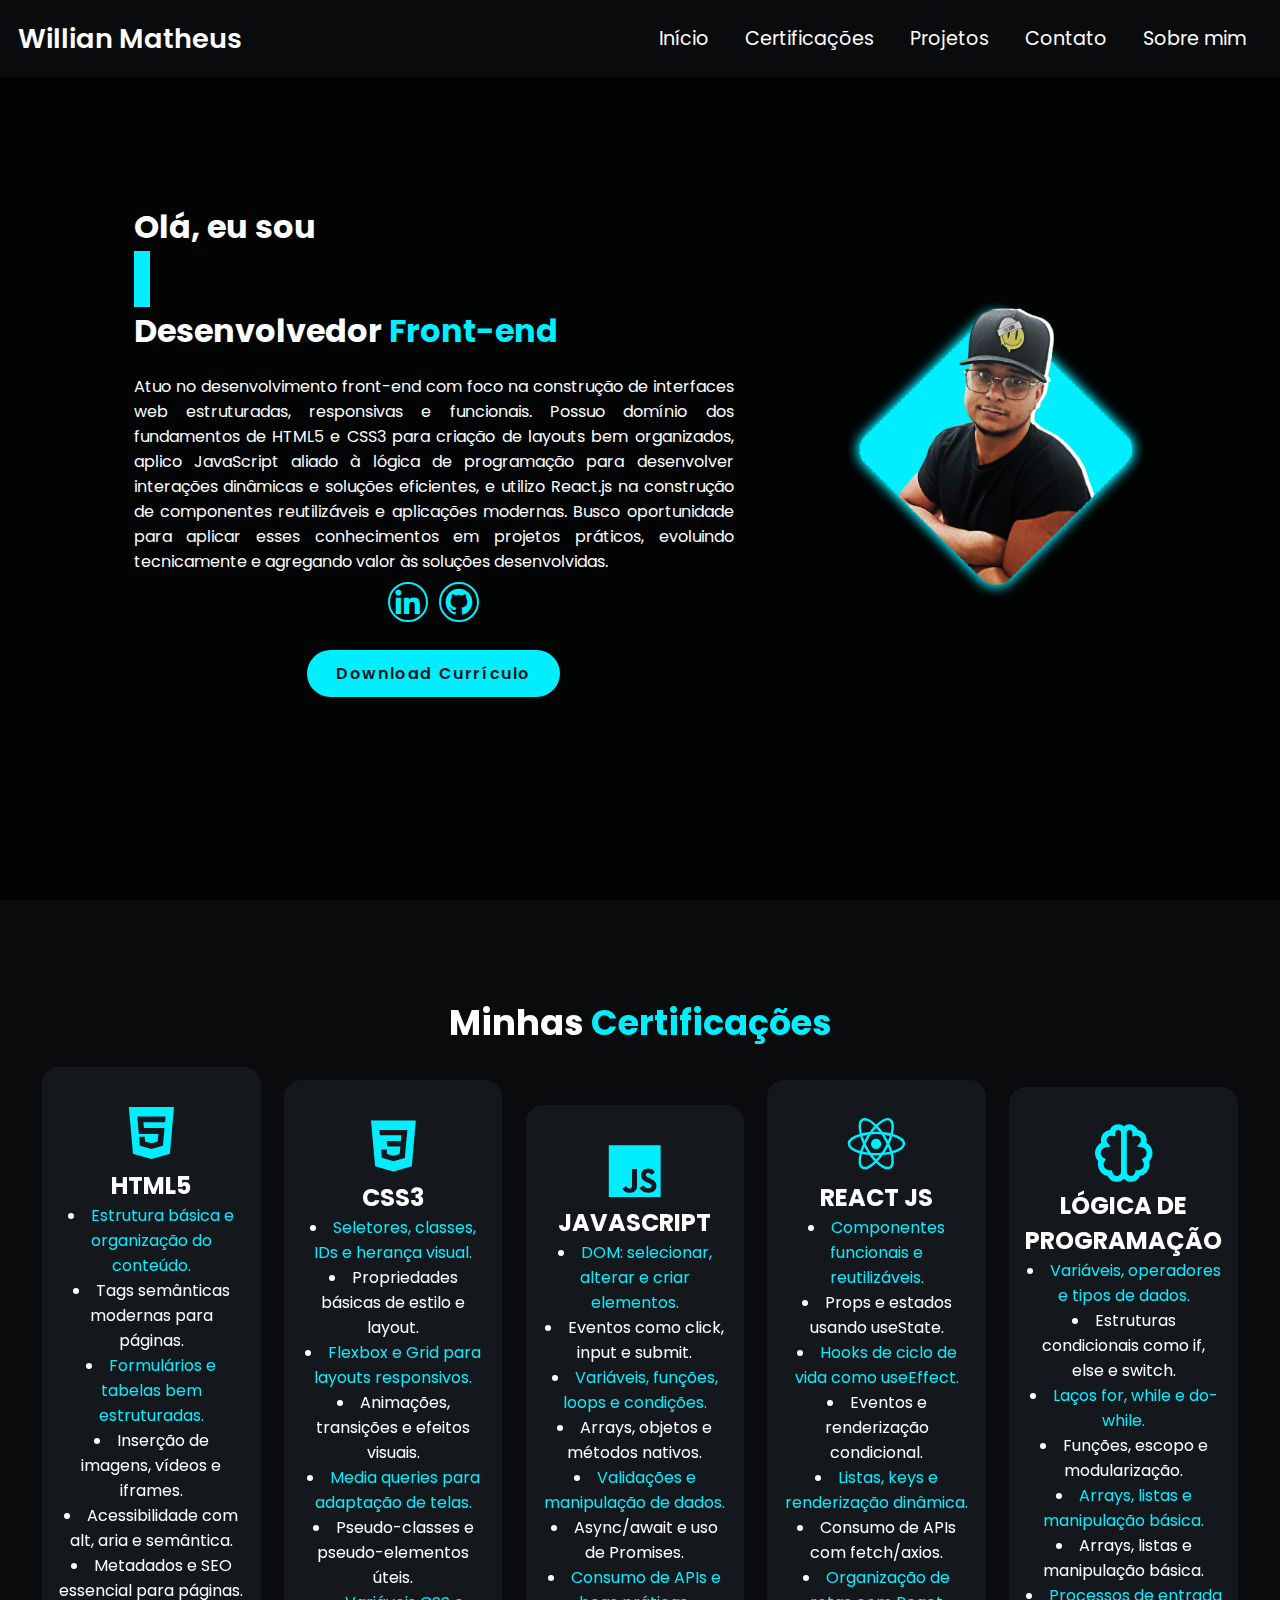
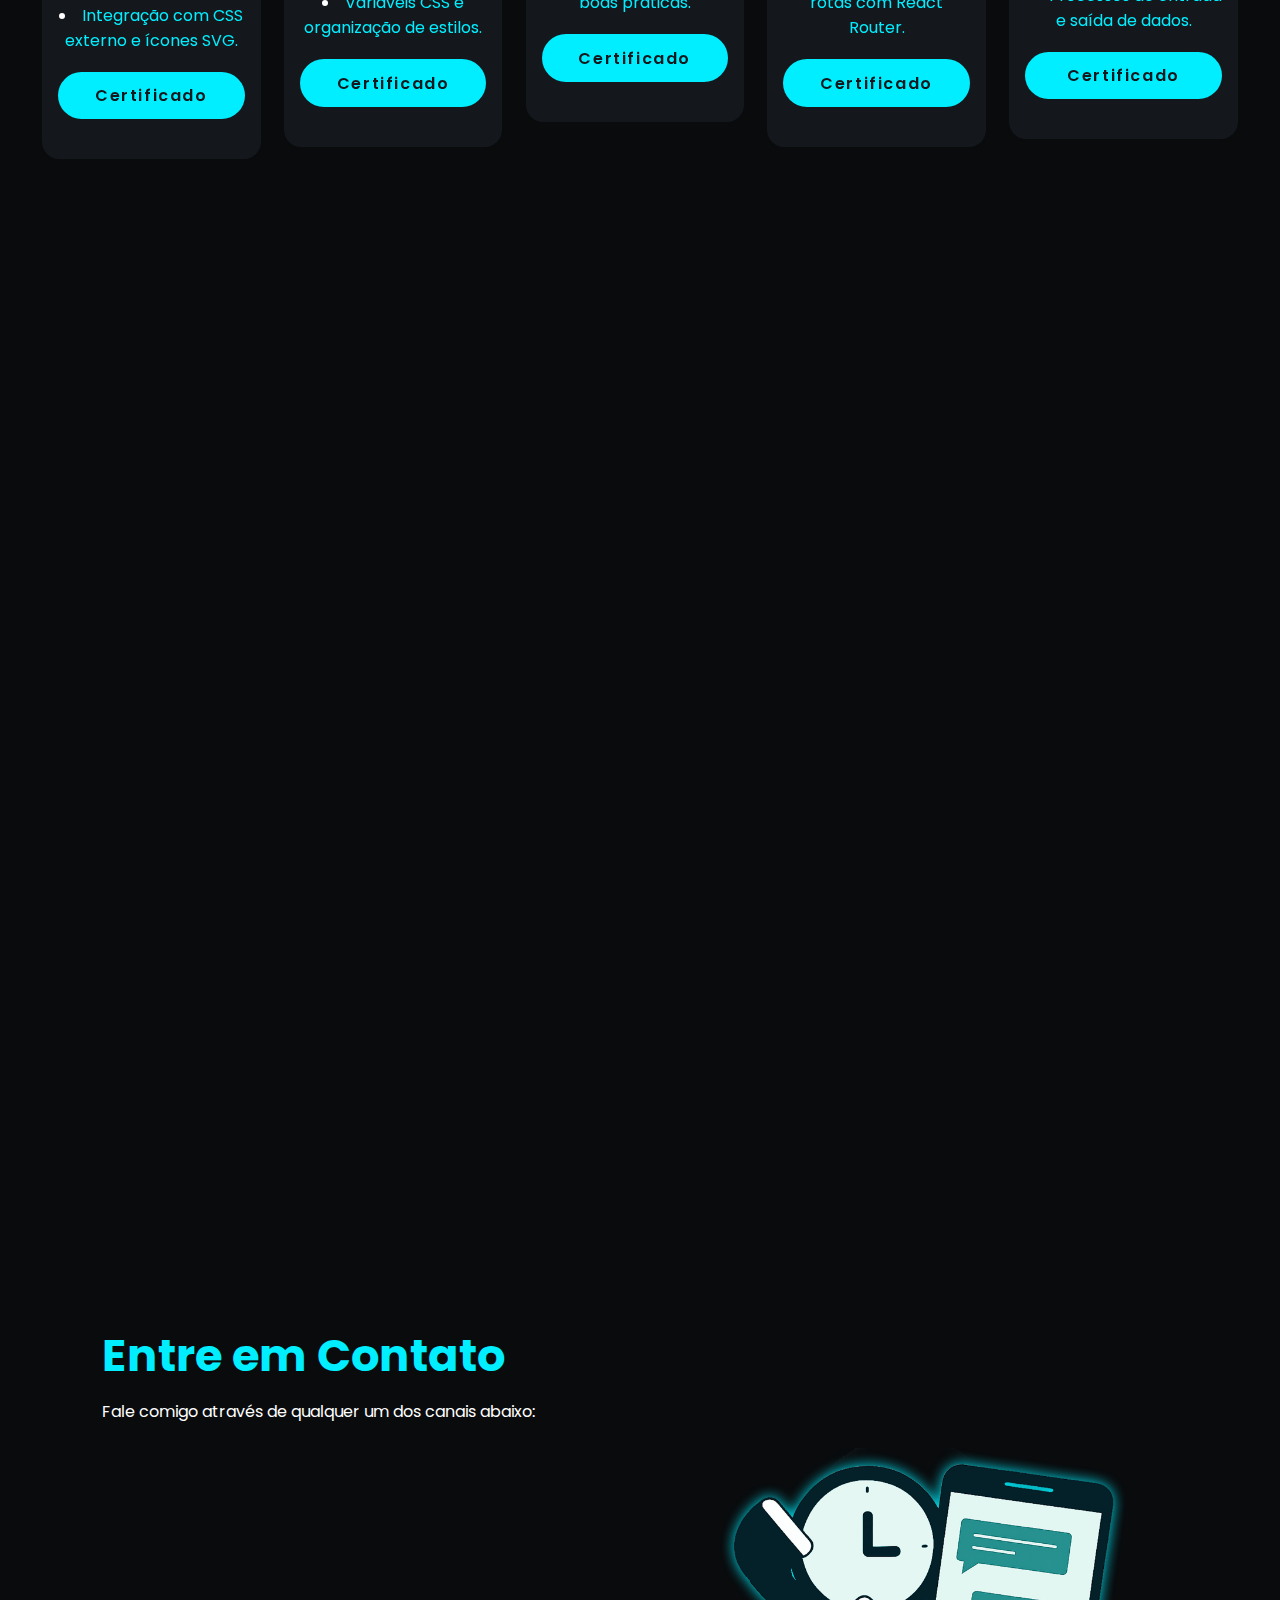
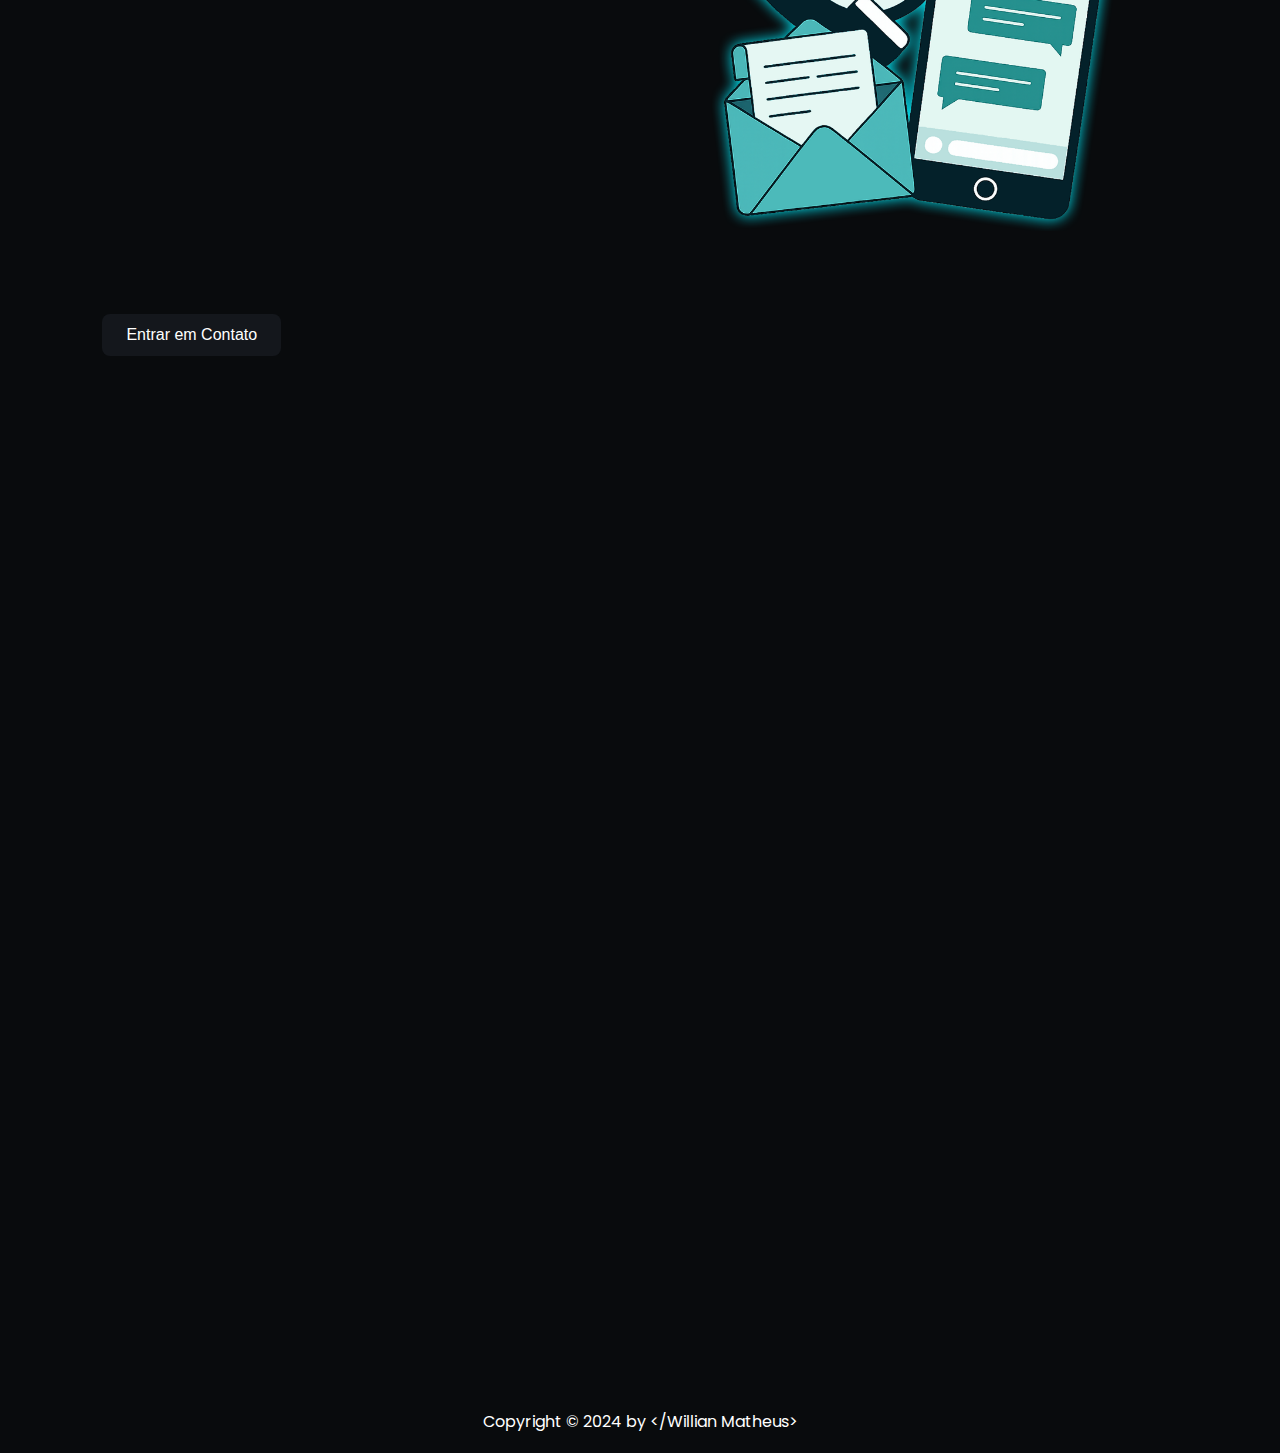
<file: index.html>
<!DOCTYPE html>
<html lang="pt-BR">
<head>
  <meta charset="UTF-8" />
  <meta name="viewport" content="width=device-width, initial-scale=1.0" />
    <title>Willian Matheus</title>
    <link rel="shortcut icon" href="IMG/favicon.png" type="image/x-icon">
    <link rel="shortcut icon" href="#" type="image/x-icon" />
    <!-- BOX ICONS -->
  <link
      href="https://unpkg.com/boxicons@2.1.4/css/boxicons.min.css"
    rel="stylesheet"
  />
    <!-- CSS -->
    <link rel="stylesheet" href="CSS/style.css" />
</head>

<body>
  <header>
      <a href="#portfolio" class="logo">Willian Matheus</a>

      <div class="nav">
        <a href="#home">Início</a>
        <a href="#services">Certificações</a>
        <a href="#portfolio">Projetos</a>
      <a href="#contact">Contato</a>
        <a href="#about">Sobre mim</a>
      </div>

      <div class="nav-responsive">
        <a href="#home">Início</a>
        <a href="#services">Certificações</a>
        <a href="#portfolio">Projetos</a>
        <a href="#contact">Contato</a>
        <a href="#about">Sobre mim</a>
      </div>

      <div class="menu-hamburguer">
      <div class="bar1"></div>
      <div class="bar2"></div>
      <div class="bar3"></div>
    </div>
  </header>

    <!-- home section -->
    <section class="home parallax" id="home">
    <div class="home-content">
      <h3>Olá, eu sou</h3>
        <h1><span>Willian Matheus</span></h1>
        <h3>Desenvolvedor <span>Front-end</span></h3>

        <p>
          Atuo no desenvolvimento front-end com foco na construção de interfaces web estruturadas,
          responsivas e funcionais. Possuo domínio dos fundamentos de HTML5 e CSS3 para criação de
          layouts bem organizados, aplico JavaScript aliado à lógica de programação para desenvolver
          interações dinâmicas e soluções eficientes, e utilizo React.js na construção de componentes
          reutilizáveis e aplicações modernas. Busco oportunidade para aplicar esses conhecimentos em
          projetos práticos, evoluindo tecnicamente e agregando valor às soluções desenvolvidas.
      </p>

      <div class="social-media">
      
          <a href="https://www.linkedin.com/in/willian-m/"
            target="_blank"><i class="bx bxl-linkedin"></i
          ></a>
          <a href="https://github.com/minhokko"
            target="_blank"><i class="bx bxl-github"></i
          ></a>
    </div>

        <div>
          <a
            href="IMG/pdf/Curriculo Willian.pdf" class="btn" target="_blank">Download Currículo</a>
    </div>
    </div>

      <div class="home-img">
        <img src="IMG/my-photo.png" alt="my photo" />
    </div>
  </section>
    <!-- /home section -->

    <!-- service section -->
    <section class="services escondido" id="services">
      <h2>Minhas <span>Certificações</span></h2>

    <div class="services-container">
      <div class="services-box">
          <i class="bx bxl-html5"></i>
          <h3>HTML5</h3>

          
            <ul>
              <li><span>Estrutura básica e organização do conteúdo.</span></li>
              <li>Tags semânticas modernas para páginas.</li>
              <li><span>Formulários e tabelas bem estruturadas.</span></li>
              <li>Inserção de imagens, vídeos e iframes.</li>
              <li>Acessibilidade com alt, aria e semântica.<span></span></li>
              <li>Metadados e SEO essencial para páginas.</li>
              <li><span>Integração com CSS externo e ícones SVG.</span></li>
            </ul>
          

          <a href="certificações/cursohtml.html" class="btn" >Certificado</a>
      </div>

      <div class="services-box">
          <i class="bx bxl-css3"></i>
          <h3>CSS3</h3>

          <ul>
              <li><span>Seletores, classes, IDs e herança visual.</span></li>
              <li>Propriedades básicas de estilo e layout.      </li>
              <li><span>Flexbox e Grid para layouts responsivos.</span></li>
              <li>Animações, transições e efeitos visuais.      </li>
              <li><span>Media queries para adaptação de telas.  </span></li>
              <li>Pseudo-classes e pseudo-elementos úteis.      </li>
              <li><span>Variáveis CSS e organização de estilos. </span></li>
              
            
            </ul>

          <a href="certificações/cursocss.html" class="btn">Certificado</a>
      </div>

      <div class="services-box">
          <i class="bx bxl-javascript"></i>
          <h3>JAVASCRIPT</h3>

          <ul>
              <li><span>DOM: selecionar, alterar e criar elementos.</span></li>
              <li>Eventos como click, input e submit.</li>
              <li><span>Variáveis, funções, loops e condições.</span></li>
              <li>Arrays, objetos e métodos nativos.</li>
              <li><span>Validações e manipulação de dados.</span></li>
              <li>Async/await e uso de Promises.</li>
              <li><span>Consumo de APIs e boas práticas.</span></li>
                        
          </ul>

          <a href="certificações/cursoJavascript.html" class="btn">Certificado</a>
      </div>

        <div class="services-box">
          <i class='bx bxl-react'></i> 
          <h3>REACT JS</h3>

          <ul>
              <li><span>Componentes funcionais e reutilizáveis.</span></li>
              <li>Props e estados usando useState.</li>
              <li><span>Hooks de ciclo de vida como useEffect.</span></li>
              <li>Eventos e renderização condicional.</li>
              <li><span>Listas, keys e renderização dinâmica.</span></li>
              <li>Consumo de APIs com fetch/axios.</li>
              <li><span>Organização de rotas com React Router.</span></li>
                        
          </ul>

          <a href="certificações/cursoReact.html" class="btn">Certificado</a>
    </div>

        <div class="services-box">
          <i class='bx  bx-brain'></i> 
          <h3>LÓGICA DE PROGRAMAÇÃO</h3>

          <ul>
              <li><span>Variáveis, operadores e tipos de dados.</span></li>
              <li>Estruturas condicionais como if, else e switch.</li>
              <li><span>Laços for, while e do-while.</span></li>
              <li>Funções, escopo e modularização.</li>
              <li><span>Arrays, listas e manipulação básica.</span></li>
              <li>Arrays, listas e manipulação básica.</li>
              <li><span>Processos de entrada e saída de dados.</span></li>
                        
          </ul>

          <a href="certificações/cursoLogica.html" class="btn">Certificado</a>
        </div>

      </div>
    </section>
    <!-- /service section -->

    <!-- portfolio section -->
    <section class="portfolio parallax hidden" id="portfolio">
      <h2>Meus <span>Projetos</span></h2>

      <div class="portfolio-container logos">
        <div class="portfolio-box hidden">
          <!-- imagem portfolio -->
          <img src="IMG/wiki.jpg" alt="Wiki Git Hub" />

          <div class="portfolio-layer avatar">
            <h4>Wiki de Repositórios do GitHub</h4>

            <p>README</p>
            <a href="https://github.com/minhokko/Criando-Uma-Wiki-de-Reposit-rios-do-GitHub-Com-React" target="_blank"><i class="bx bx-link-external"></i></a>
          </div>
        </div>

        <div class="portfolio-box hidden">
          <!-- imagem portfolio -->
          <img src="IMG/caculator.jpg" alt="Calcudora" />

          <div class="portfolio-layer avatar">
            <h4>Calculadora em React</h4>

            <p>README</p>
            <a href="https://github.com/minhokko/Calculator-React?tab=readme-ov-file" target="_blank"><i class="bx bx-link-external"></i></a>
          </div>
        </div>

        <div class="portfolio-box hidden">
          <!-- imagem portfolio -->
          <img src="IMG/clone hbo.jpg" alt="Portfolio 3" />

          <div class="portfolio-layer avatar">
            <h4>Clone HBO Max</h4>

            <p>README</p>
            <a href="https://github.com/minhokko/Clone-HBO-Max" target="_blank"><i class="bx bx-link-external"></i></a>
          </div>
        </div>

        <div class="portfolio-box hidden">
          <!-- imagem portfolio -->
          <img src="IMG/discord.jpg" alt="Portfolio 4" />

          <div class="portfolio-layer avatar">
            <h4>Clone Discord</h4>

            <p>README</p>
            <a href="https://github.com/minhokko/Clone-Discord" target="_blank"><i class="bx bx-link-external"></i></a>
          </div>
        </div>

        <div class="portfolio-box hidden">
          <!-- imagem portfolio -->
          <img src="IMG/bootstrap.jpg" alt="Portfolio 5" />

          <div class="portfolio-layer avatar">
            <h4>Bootstrap</h4>

            <p>README</p>
            <a href="https://github.com/minhokko/Meu-Primeiro-Projeto-Com-Bootstrap" target="_blank"><i class="bx bx-link-external"></i></a>
          </div>
        </div>

        <div class="portfolio-box hidden">
          <!-- imagem portfolio -->
          <img src="IMG/Slide-Carros.jpg" alt="Portfolio 6" />

          <div class="portfolio-layer avatar">
            <h4>Slider de Carros</h4>

            <p>README</p>
            <a href="https://github.com/minhokko/Slide-Carros" target="_blank"><i class="bx bx-link-external"></i></a>
        </div>
      </div>
    </div>
  </section>
    <!-- /portfolio section -->

    <!-- contact section -->

  <section class="contact" id="contact">

    <div class="contact-left">
        <h1>Entre em Contato</h1>
        <p class="subtitle">Fale comigo através de qualquer um dos canais abaixo:</p>

      <div class="contact-list">

            <a href="https://wa.me/5521993522915" class="contact-item" target="_blank">
                <i class='bx bxl-whatsapp'></i>
                <div>
                    <h3>WhatsApp</h3>
                    <p>21 99352-2915</p>
                </div>
            </a>

            <a href="mailto:minhocomnc1@hotmail.com" class="contact-item">
                <i class='bx bx-envelope'></i>
                <div>
                    <h3>Email</h3>
                    <p>minhocomnc1@hotmail.com</p>
                </div>
        </a>

            <a href="https://www.linkedin.com/in/willian-m/" class="contact-item" target="_blank">
                <i class='bx bxl-linkedin'></i>
                <div>
                    <h3>LinkedIn</h3>
                    <p>/willian-m</p>
                </div>
        </a>

            <a href="https://github.com/minhokko" class="contact-item" target="_blank">
                <i class='bx bxl-github'></i>
                <div>
                    <h3>GitHub</h3>
                    <p>/minhokko</p>
                </div>
        </a>

      </div>

        <button class="btn-contact"><a href="https://wa.me/5521993522915" target="_blank">Entrar em Contato</a></button>
    </div>

    <div class="contact-right">
        <img src="IMG/contato.png" alt="Imagem Contato">
    </div>

  </section>
    <!-- /contact section -->

    <!-- about section -->
    <section class="about escondido" id="about">
      <div class="about-img">
        <img src="IMG/my-photo.png" alt="My-Photo" />
      </div>

      <div class="about-content">
        <h3>Sobre <span>mim</span></h3>
        <h1>Front-end <span>developer</span></h1>

        <p>
          Sou Willian Matheus, estudante de Ciência da Computação com grande interesse por tecnologia, especialmente pelo desenvolvimento front-end. Atualmente no 5º período da Estácio de Sá (EAD), possuo conhecimento sólido em HTML5, CSS3, JavaScript, Lógica de Programação e React Js, com certificações nessas tecnologias.
          Tenho experiência na criação de interfaces intuitivas e responsivas, sempre aplicando boas práticas de design para garantir uma experiência do usuário agradável, eficiente e visualmente consistente. Também utilizo ferramentas como o Figma para design e prototipagem de interfaces, transformando conceitos em soluções visuais funcionais.
          Minha trajetória profissional inclui quatro anos como Designer Gráfico e Atendente na loja Nossas Coisas, além de atuação como Auxiliar de Técnico de informática no Exército Brasileiro, onde trabalhei na seção de informática. Essas experiências fortaleceram minha base em design, atendimento e suporte técnico, complementando minhas habilidades no desenvolvimento.
          Busco uma oportunidade para iniciar minha carreira como desenvolvedor front-end, onde eu possa aplicar meus conhecimentos, colaborar com uma equipe dedicada e continuar evoluindo profissionalmente.
        </p>
    </section>
    <!-- /about section -->

  <footer>
      <p>Copyright &copy; 2024 by &lt;/Willian Matheus&gt;</p>
  </footer>
</body>
  <script src="JS/script.js"></script>
</html>
</file>
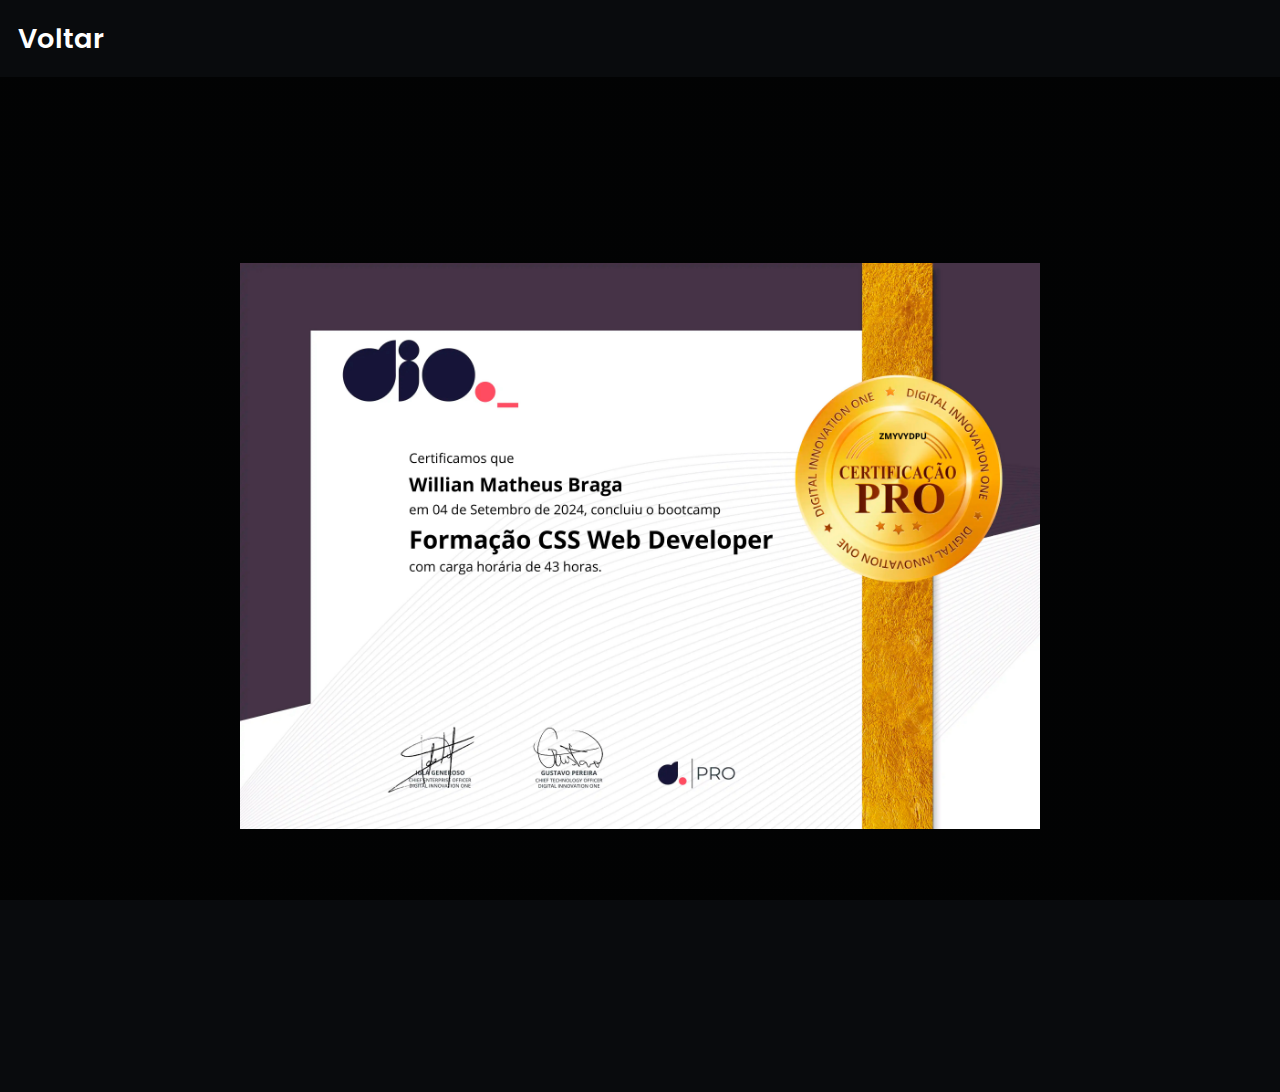
<file: certificações/cursocss.html>
<!DOCTYPE html>
<html lang="pt-BR">
  <head>
    <meta charset="UTF-8" />
    <meta name="viewport" content="width=device-width, initial-scale=1.0" />
    <title>Certificado CSS3</title>
    <link rel="shortcut icon" href="IMG/favicon.png" type="image/x-icon">
    <link rel="shortcut icon" href="#" type="image/x-icon" />
    <!-- BOX ICONS -->
    <link
      href="https://unpkg.com/boxicons@2.1.4/css/boxicons.min.css"
      rel="stylesheet"
    />
    <!-- CSS -->
    <link rel="stylesheet" href="../CSS/style.css" />
  </head>

  <body>
    <header>
      <a href="../index.html" class="logo">Voltar</a>
    </header>

    <!-- home section -->
    <section class="home parallax" id="home">
    
      <div class="container-img">
        <img src="../IMG/certificação/CSS.jpg" alt="certificado CSS3" />
      </div>
    </section>
</file>
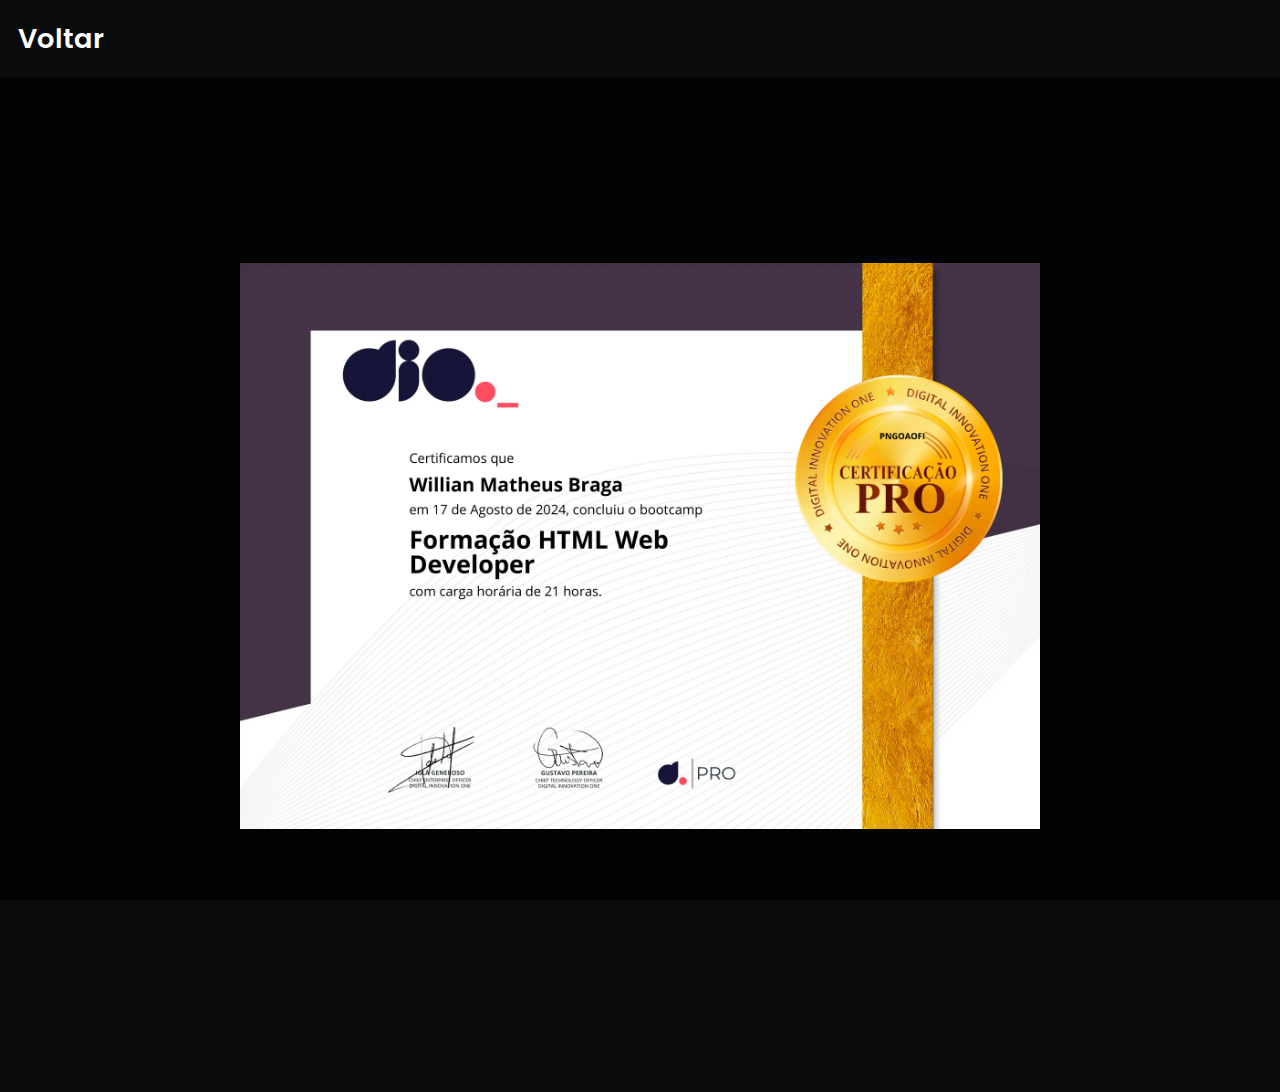
<file: certificações/cursohtml.html>
<!DOCTYPE html>
<html lang="pt-BR">
  <head>
    <meta charset="UTF-8" />
    <meta name="viewport" content="width=device-width, initial-scale=1.0" />
    <title>Certificado HTML5</title>
    <link rel="shortcut icon" href="IMG/favicon.png" type="image/x-icon">
    <link rel="shortcut icon" href="#" type="image/x-icon" />
    <!-- BOX ICONS -->
    <link
      href="https://unpkg.com/boxicons@2.1.4/css/boxicons.min.css"
      rel="stylesheet"
    />
    <!-- CSS -->
    <link rel="stylesheet" href="../CSS/style.css" />
  </head>

  <body>
    <header>
      <a href="../index.html" class="logo">Voltar</a>
    </header>

    <!-- home section -->
    <section class="home parallax" id="home">
    
      <div class="container-img">
        <img src="../IMG/certificação/HTML.jpg" alt="Certificado HTML5" />
      </div>
    </section>
</file>
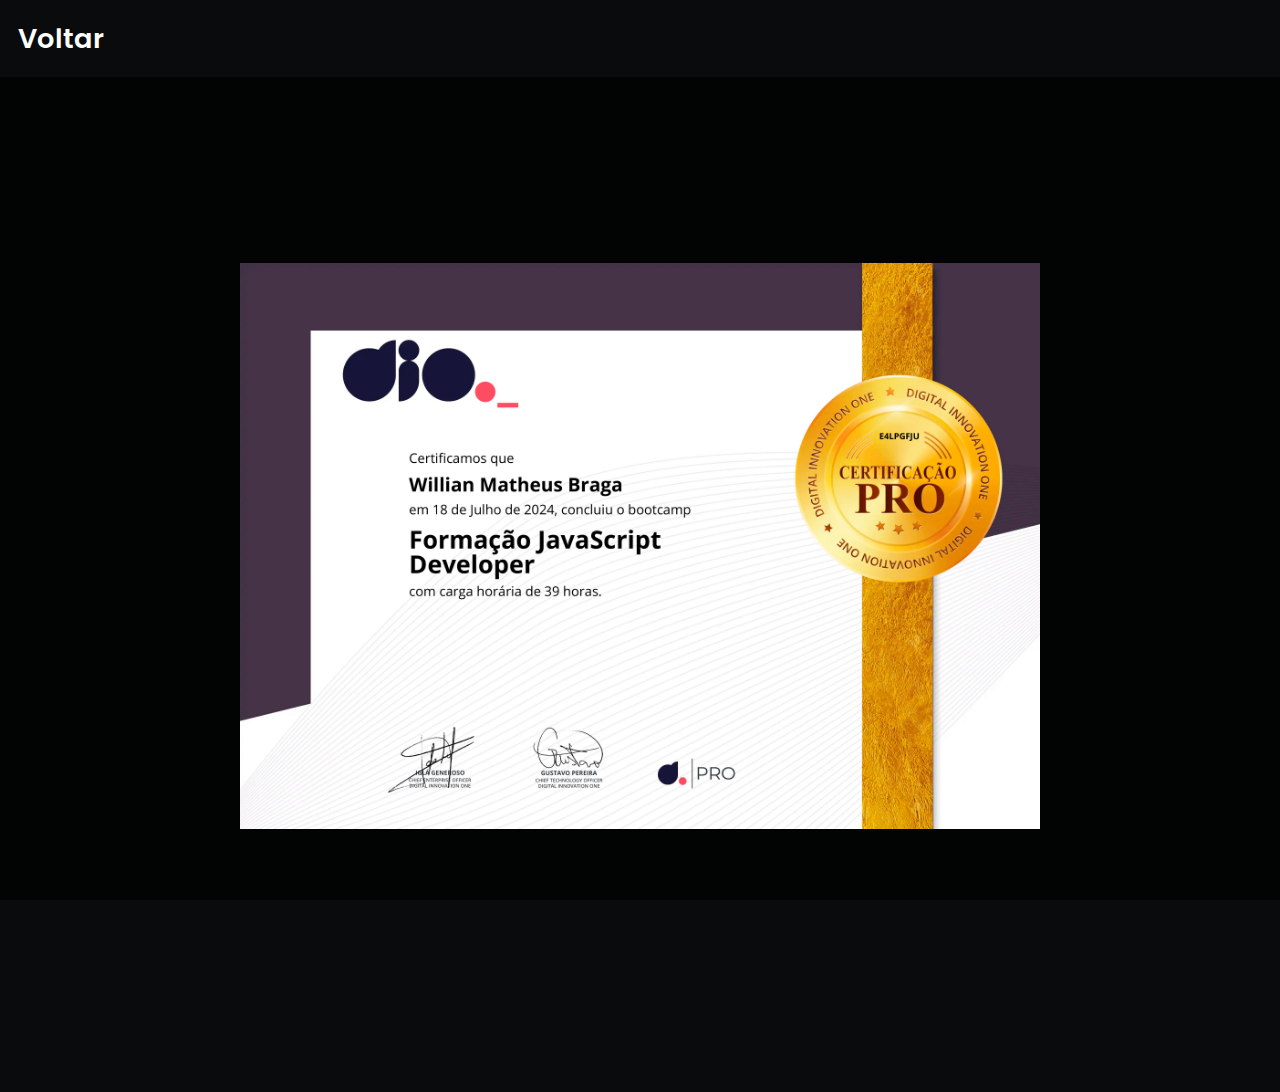
<file: certificações/cursoJavascript.html>
<!DOCTYPE html>
<html lang="pt-BR">
  <head>
    <meta charset="UTF-8" />
    <meta name="viewport" content="width=device-width, initial-scale=1.0" />
    <title>Certificado JAVASCRIPT</title>
    <link rel="shortcut icon" href="IMG/favicon.png" type="image/x-icon">
    <link rel="shortcut icon" href="#" type="image/x-icon" />
    <!-- BOX ICONS -->
    <link
      href="https://unpkg.com/boxicons@2.1.4/css/boxicons.min.css"
      rel="stylesheet"
    />
    <!-- CSS -->
    <link rel="stylesheet" href="../CSS/style.css" />
  </head>

  <body>
    <header>
      <a href="../index.html" class="logo">Voltar</a>
    </header>

    <!-- home section -->
    <section class="home parallax" id="home">
    
      <div class="container-img">
        <img src="../IMG/certificação/Javascript.jpg" alt="Certificado JAVASCRIPT" />
      </div>
    </section>
</file>
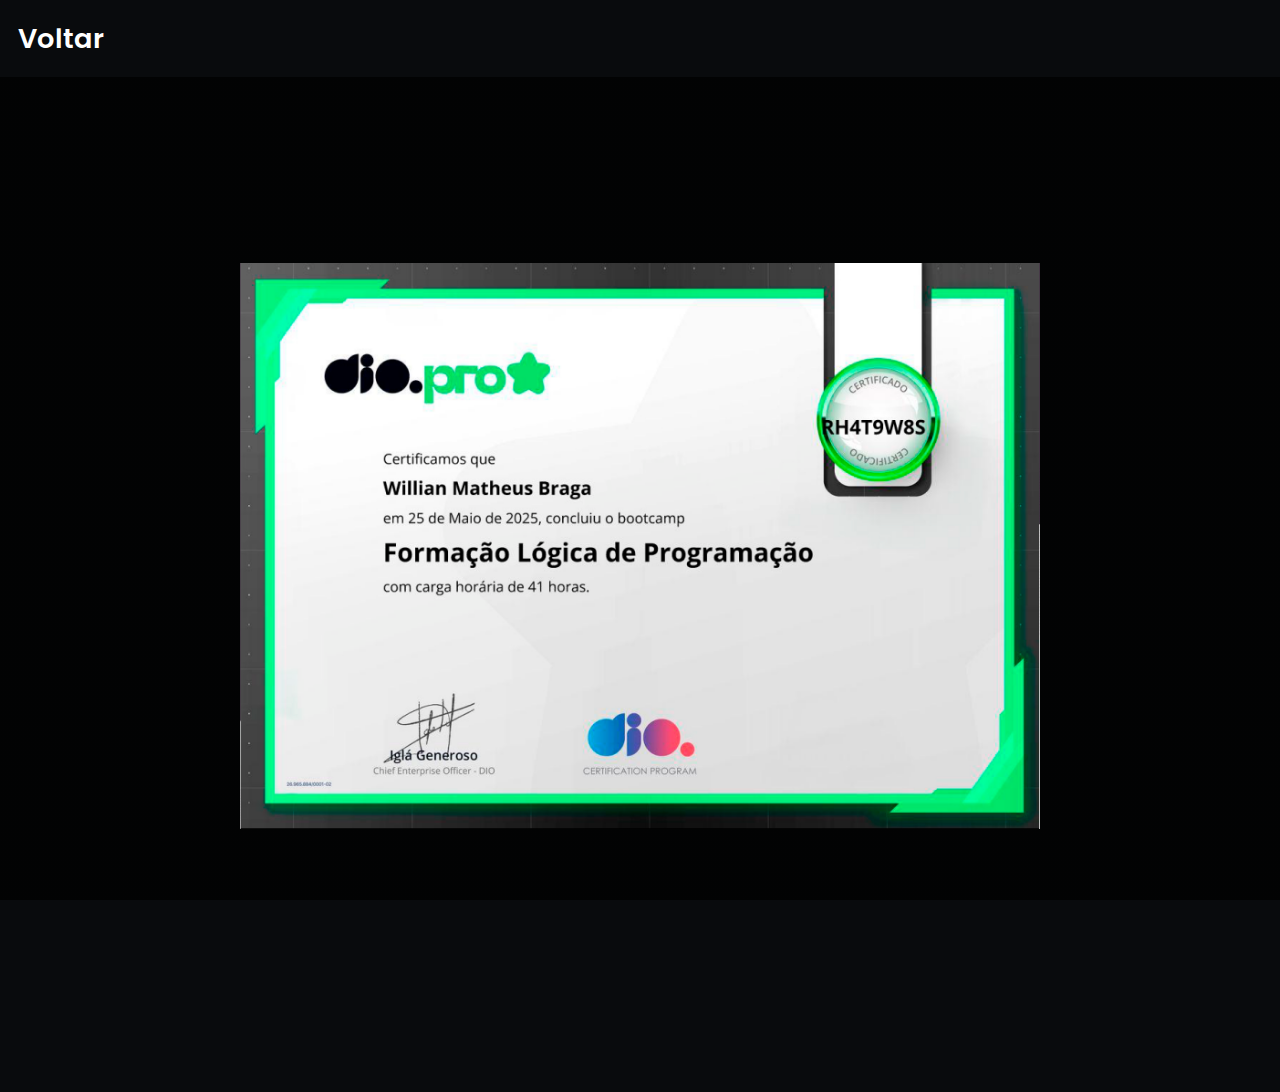
<file: certificações/cursoLogica.html>
<!DOCTYPE html>
<html lang="pt-BR">
  <head>
    <meta charset="UTF-8" />
    <meta name="viewport" content="width=device-width, initial-scale=1.0" />
    <title>Certificado LÓGICA DE PROGRAMAÇÃO</title>
    <link rel="shortcut icon" href="IMG/favicon.png" type="image/x-icon">
    <link rel="shortcut icon" href="#" type="image/x-icon" />
    <!-- BOX ICONS -->
    <link
      href="https://unpkg.com/boxicons@2.1.4/css/boxicons.min.css"
      rel="stylesheet"
    />
    <!-- CSS -->
    <link rel="stylesheet" href="../CSS/style.css" />
  </head>

  <body>
    <header>
      <a href="../index.html" class="logo">Voltar</a>
    </header>

    <!-- home section -->
    <section class="home parallax" id="home">
    
      <div class="container-img">
        <img src="../IMG/certificação/Logica.jpg" alt="Certificado LOGICA DE PROGRAMAÇÃO" />
      </div>
    </section>
</file>
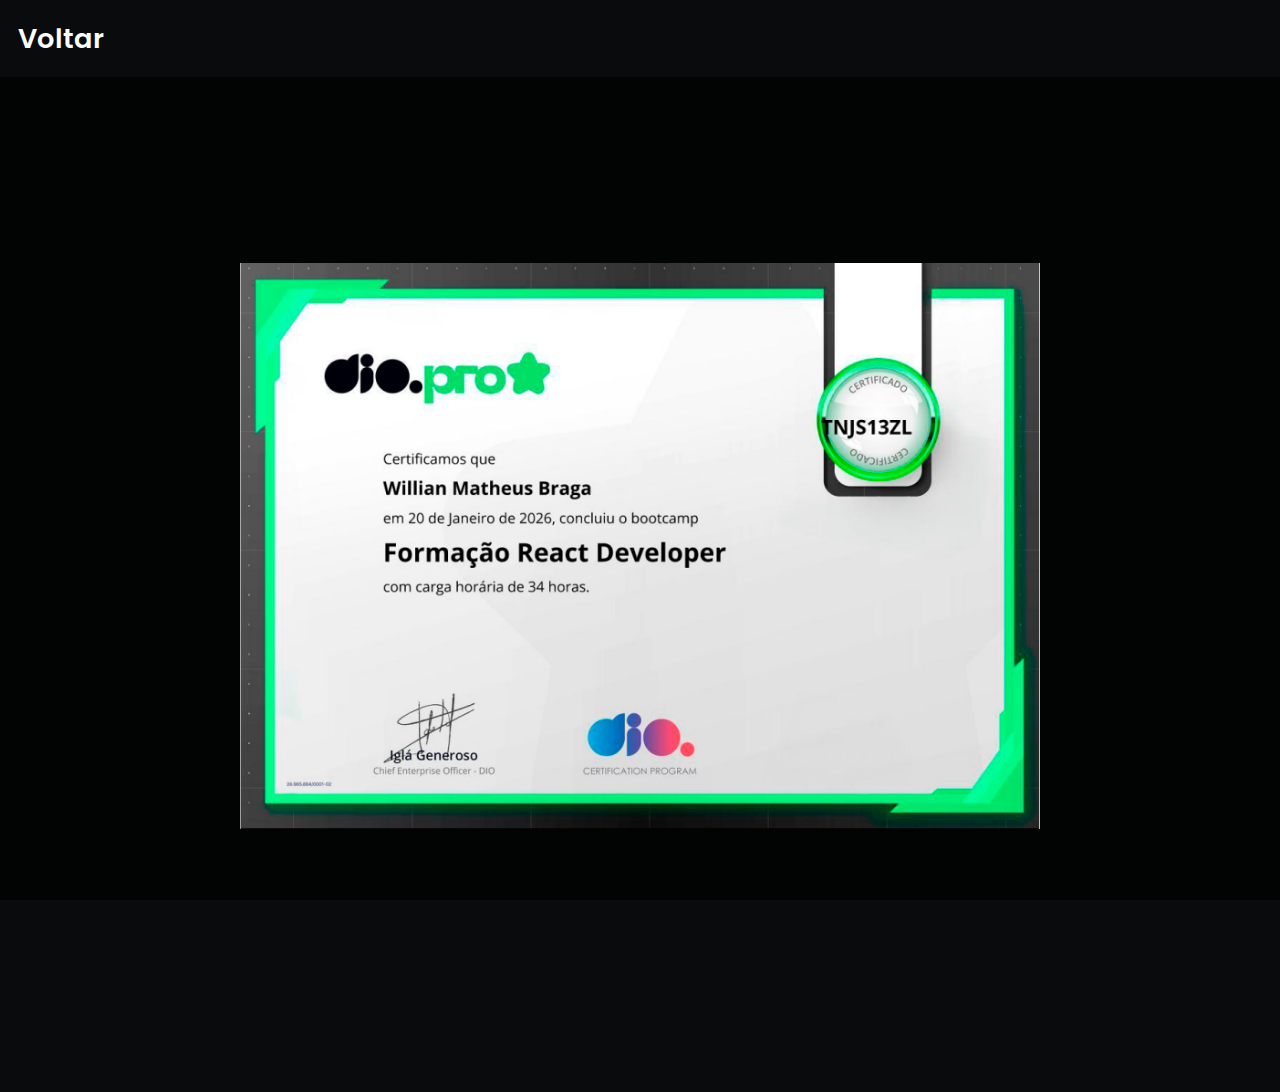
<file: certificações/cursoReact.html>
<!DOCTYPE html>
<html lang="pt-BR">
  <head>
    <meta charset="UTF-8" />
    <meta name="viewport" content="width=device-width, initial-scale=1.0" />
    <title>Certificado LÓGICA DE PROGRAMAÇÃO</title>
    <link rel="shortcut icon" href="IMG/favicon.png" type="image/x-icon">
    <link rel="shortcut icon" href="#" type="image/x-icon" />
    <!-- BOX ICONS -->
    <link
      href="https://unpkg.com/boxicons@2.1.4/css/boxicons.min.css"
      rel="stylesheet"
    />
    <!-- CSS -->
    <link rel="stylesheet" href="../CSS/style.css" />
  </head>

  <body>
    <header>
      <a href="../index.html" class="logo">Voltar</a>
    </header>

    <!-- home section -->
    <section class="home parallax" id="home">
    
      <div class="container-img">
        <img src="../IMG/certificação/React.jpg" alt="Certificado LOGICA DE PROGRAMAÇÃO" />
      </div>
    </section>
</file>
<file: CSS/style.css>
/* imports the poppins font from Google Fonts */
@import url("https://fonts.googleapis.com/css2?family=Poppins:ital,wght@0,100;0,200;0,300;0,400;0,500;0,600;0,700;0,800;0,900;1,100;1,200;1,300;1,400;1,500;1,600;1,700;1,800;1,900&display=swap");

:root {
  --main-color: #00eeff;
  --text-color: #ffffff;
  --bg-color-01: #090b0d;
  --bg-colr-02: #14171c;
  --color-00: #0000001a;

  /* Cores extra */
  --color-1: #999999;
  --color-2: #009539;
  --color-3: #7950f2;
  --color-4: #c00000;
  --color-5: #232323;
}

* {
  margin: 0;
  padding: 0;
  box-sizing: border-box;
  text-decoration: none;
  border: none;
  outline: none;
  scroll-behavior: smooth;
}

ul {
  list-style-type: disc;
  list-style-position: inside;
  margin-left: 0; 
}

html {
  font-family: "Poppins", sans-serif;
  font-size: 16px;
}

body {
  background-color: var(--bg-color-01);
  color: var(--text-color);
}

header {
  position: fixed;
  top: 0;
  left: 0;
  width: 100%;
  padding: 1.1rem;
  background-color: var(--bg-color-01);
  display: flex;
  justify-content: space-between;
  align-items: center;
  z-index: 100;

}

.logo {
  font-size: 1.7rem;
  color: var(--text-color);
  font-weight: 600;
  cursor: default;
  transition: .3s;
}
.logo:hover{
  color: var(--main-color);
  transform: scale(1.11);
  
}

.nav-responsive {
  display: none;
  position: absolute;
  top: 100%;
  left: 0;
  width: 100%;
  padding: 1rem;
  background-color: var(--bg-color-01);
}

.nav a,
.nav-responsive a {
  font-size: 1.2rem;
  color: var(--text-color);
  padding: 0.5rem 1rem;
  transition: 0.4s;

}

.nav a:hover,
.nav-responsive a:hover {
  color: var(--main-color);
}

/* animação */
/* .home {
  background: linear-gradient(-45deg, #040020, var(--bg-color-01),  #080045);
  background-size: 400% 400%;

  animation: gradient 5s ease infinite alternate;
}
@keyframes gradient {
  0% {
      background-position: 0% 50%;
  }
  50% {
      background-position: 100% 50%;
  }
  100% {
      background-position: 0% 50%;
  }
} */
/* /animação */

section {
  min-height: 100vh;
  padding: 6rem 6rem 2rem;

}

span {
  color: var(--main-color);
}

.home,
.about {
  display: flex;
  flex-direction: row;
  justify-content: space-evenly;
  align-items: center;
}

.home-img
 {
  position: relative;
  animation: flutuar 2s ease-in-out infinite alternate;
}

@keyframes flutuar{
  0%{
      top: 0;
  }
  100%{
      top: 30px;
  }
}

.about-img {
  position: relative;
  animation: flutuar 2s ease-in-out infinite alternate;
}

.home-img img,
.about-img img {
  width: 100%;
}

/* IMAGEM CERTIFICAÇÃO */
.container-img {
  display: flex;
  justify-content: center;
  align-items: center;
  width: 100%;
  height: 100vh; /* ocupa a altura da tela */
}

.container-img img {
  max-width: 100%;
  width: 800px; /* ajuste se quiser */
  height: auto;
  animation: flutuar 4s ease-in-out infinite;
}

/* Animação de flutuação */
@keyframes flutuar {
  0% {
    transform: translateY(0);
  }
  50% {
    transform: translateY(-15px);
  }
  100% {
    transform: translateY(0);
  }
}

/* IMAGEM CERTIFICAÇÃO */

.about {
  background-color: var(--bg-colr-02);
}

.home-content,
.about-content {
  width: 45%;
}

.home-content h1,
.about-content h1 {
  font-weight: 700;
  line-height: 1.3;
}

.home-content h3,
.about-content h3 {
  font-weight: 700;
  font-size: 1.6rem;
}

.home-content p,
.about-content p {
  margin-top: 1.2rem;
  text-align: justify;
}

.services h2,
.portfolio h2,
.contact h2 {
  font-size: 2.2rem;
  margin-bottom: 1rem;
  text-align: center;
}

.services-container {
  display: flex;
  flex-direction: row;
  justify-content: space-evenly;

  align-items: stretch;
}

.services-box {
  display: flex;
  flex-direction: column;
  justify-content: space-between;
  min-height: 25rem;
  margin-bottom: 1rem;
}

.services-container .services-box {
  padding: 2rem 1rem 2.5rem;
  border-radius: 1.2rem;
  text-align: center;
  border: solid 0.15rem var(--bg-color-01);
  background-color: var(--bg-colr-02);
  transition: 0.5s ease;
}

.services-container .services-box:hover {
  border-color: var(--main-color);
  transform: scale(1.01);
}

.services-box i {
  font-size: 4.3rem;
  color: var(--main-color);
}

.services-box h3 {
  font-size: 1.5rem;
}

.services-box p {
  margin: 0.5rem;
  letter-spacing: 0.1rem;
  /*linhas*/


 /* display: -webkit-box;
  -webkit-line-clamp: 4;
  -webkit-box-orient: vertical;
  overflow: hidden;
  text-overflow: ellipsis; */
}

.portfolio {
  background-color: var(--bg-colr-02);
}

.portfolio-container {
  display: grid;
  gap: 1.2rem;
}

.portfolio-box {
  position: relative;
  border-radius: 0.6rem;
  box-shadow: 0 0 0.6rem var(--bg-color-01);
  overflow: hidden;
  display: flex;
}

.portfolio-box img {
  width: 100%;
  transition: 0.5s ease;
}

.portfolio-box img:hover {
  transform: scale(1.1);
}


.portfolio-box .portfolio-layer {
  position: absolute;
  bottom: 0;
  left: 0;
  width: 100%;
  height: 100%;
  background: linear-gradient(transparent, var(--main-color));
  display: flex;
  flex-direction: column;
  justify-content: center;
  align-items: center;
  text-align: center;
  padding: 0 4rem;
  transform: translateY(30rem);
  transition: 0.5s ease;
}

.portfolio-box:hover .portfolio-layer {
  transform: translateY(0);
}

.portfolio-layer h4 {
  font-size: 1.8rem;
  text-shadow: 2px 2px 4px rgba(0, 0, 0, 0.692);
}

.portfolio-layer p {
  margin: 0.2rem 0 0.5rem;
}

.portfolio-layer a {
  display: inline-flex;
  justify-content: center;
  align-items: center;
  width: 3rem;
  height: 3rem;
  background: var(--text-color);
  border-radius: 50%;
}

.portfolio-layer a i {
  font-size: 1.2rem;
  color: var(--bg-colr-02);
}

form {
  max-width: 45rem;
  margin: 0.6rem auto;
  text-align: center;
  margin-bottom: 2rem;
}

form.input-box {
  display: flex;
  justify-content: space-between;
  flex-wrap: wrap;
}

form .input-box input,
form textarea {
  width: 100%;
  padding: 1rem;
  font-size: 1rem;
  color: var(--text-color);
  background-color: var(--bg-colr-02);
  border-radius: 0.5rem;
  margin: 0.4rem 0;
}

form textarea {
  resize: none;
}

footer {
  display: flex;
  flex-direction: row;
  justify-content: center;
  align-items: center;
  padding: 1.2rem;
  background-color: var(--bg-color-01);
}

.social-media img {
  width: 3.5rem;
}

.social-media a {
  display: inline-flex;
  justify-content: center;
  align-items: center;
  width: 2.5rem;
  height: 2.5rem;
  background: transparent;
  border: solid 0.15rem var(--main-color);
  border-radius: 50%;
  font-size: 2rem;
  color: var(--main-color);
  margin: 0.5rem 0.2rem;
  transition: 0.5s ease;
}

.social-media a:hover {
  background-color: var(--main-color);
  color: var(--bg-colr-02);
  box-shadow: 0 0 0.3rem var(--main-color);
}

/* Button */
.btn {
  display: inline-block;
  padding: 0.7rem 1.8rem;
  background-color: var(--main-color);
  border-radius: 2rem;
  color: var(--bg-colr-02);
  font-weight: 600;
  letter-spacing: 0.1rem;
  transition: 0.3s ease;
  margin-top: 1.2rem;
}

.btn:hover {
  box-shadow: 0 0 0.3rem var(--main-color);
  background-color: inherit;
  color: var(--main-color);
  cursor: pointer;
}
/* /Button */

/*Paralax*/

.parallax {
    background-attachment: fixed;
    background-size: cover;
    background-position: center;
    background-image: linear-gradient(rgba(0, 0, 0, 0.756), rgba(0,0,0,0.756)), url('https://i.pinimg.com/originals/2c/1f/31/2c1f3178b6a8c66276d64cdaf3dbe1b1.jpg');
}

/* menu hamburguer */

.menu-hamburguer {
  display: none;
  cursor: pointer;
}

.bar1,
.bar2,
.bar3 {
  width: 2rem;
  height: 0.3rem;
  background-color: var(--text-color);
  margin: 0.4rem 0;
  transition: 0.3s ease;
}

.change .bar1 {
  transform: translate(0, 0.65rem) rotate(-45deg);
}

.change .bar2 {
  opacity: 0;
}

.change .bar3 {
  transform: translate(0, -0.65rem) rotate(45deg);
}

/* /menu hamburguer */

/* media queries */

/* Extra Small(xs): Smartphone (portrait) */
@media (min-width: 0px) {
  .menu-hamburguer {
    display: block;
  }

  .nav {
    display: none;
  }

  .nav-responsive a {
    display: block;
    font-size: 1.2rem;
    margin: 0.5rem 0;
  }

  section {
    padding: 6rem 2.5rem;
  }

  .home,
  .about {
    flex-direction: column;
    gap: 1.2rem;
  }

  .home-img,
  .about-img {
    width: 80%;
    max-width: 80%;
  }

  .home-content,
  .about-content {
    width: 100%;
  }

  .home-content div {
    text-align: center;
  }

  .home-content h1,
  .about-content h1 {
    font-size: 2.2rem;
    font-weight: 700;
    line-height: 1.3;
  }

  .services-container {
    flex-direction: column;
    align-items: center;
  }

  .services-box {
    width: 100%;
  }
}

/* Small (sm): Smartphone (landscape) */
@media (min-width: 576px) {
  .home-img,
  .about-img {
    width: 65%;
    max-width: 65%;
  }

  .services-box {
    width: 70%;
  }
}

/* Medium (md): Tablet */
@media (min-width: 768px) {
  .menu-hamburguer {
    display: none;
  }

  .nav {
    display: block;
  }

  .nav-responsive,
  .nav-responsive a {
    display: none;
  }

  .home,
  .about {
    flex-direction: row;
    justify-content: space-evenly;
  }

  .home-img,
  .about-img {
    width: 35%;
  }

  .home-content,
  .about-content {
    width: 50%;
  }

  .services-box {
    width: 60%;
    margin-bottom: 2rem;
  }

  .portfolio-container {
    grid-template-columns: auto auto;
  }

  form .input-box input {
    width: 49%;
  }
}

/* Large (lg): Notebook */
@media (min-width: 992px) {
  .services-container {
    flex-direction: row;
    gap: 1.2rem;
  }
}

/* Extra Large (x1): Desktop */
@media (min-width: 1200px) {
  .home-img,
  .about-img {
    max-width: 25%;
  }

  .home-content h1 {
    font-size: 2.7rem;
  }

  .home-content h3 {
    font-size: 2rem;
  }

  .portfolio-container {
    grid-template-columns: auto auto auto;
  }
}

/* /media queries */

/*CONTATO*/ 
/* LAYOUT PRINCIPAL */
.contact {
    display: flex;
    align-items: center;
    justify-content: space-between;
    gap: 40px;
    padding: 60px 8%;
    min-height: 100vh;
    box-sizing: border-box;
}

/* LADO ESQUERDO */
.contact-left {
    flex: 1;
}

.contact-left h1 {
    font-size: 2.8rem;
    color: #00eeff;
    margin: 0;
}

.subtitle {
    margin-top: 10px;
    margin-bottom: 30px;
    font-size: 1rem;
    color: #ffffff;
}

/* LISTA DE CONTATO */
.contact-list {
    display: flex;
    flex-direction: column;
    gap: 20px;
}

.contact-item {
    display: flex;
    align-items: center;
    gap: 15px;
    padding: 18px 20px;
    background: #ffffff;
    border-radius: 12px;
    text-decoration: none;
    color: #1f2d56;
    box-shadow: 0 4px 10px rgba(0,0,0,0.08);
    transition: 3.0s ease;
}

.contact-item i {
    font-size: 2rem;
    color: var(--bg-color-01);
}

.contact-item:hover {
    background: #e8e9ff;
    transform: translateX(5px);
}

/* BOTÃO */
.btn-contact {
    margin-top: 40px;
    background: var(--bg-colr-02);
    color: #fff;
    padding: 12px 24px;
    border-radius: 8px;
    border: none;
    cursor: pointer;
    font-size: 1rem;
    transition: 0.3s;
}
.btn-contact a{
  color: #fff;
}

.btn-contact:hover {
    background: #00eeff;
}

/* LADO DIREITO */
.contact-right {
    flex: 1;
    display: flex;
    justify-content: center;
}

.contact-right img {
    width: 100%;
    max-width: 420px;
}

/* RESPONSIVIDADE - REMOVE A IMAGEM NO MOBILE */
@media (max-width: 900px) {
    .contact {
        flex-direction: column;
        text-align: center;
    }

    .contact-right {
        display: none;
    }

    .contact-item {
        justify-content: center;
    }
}

/*ANIMAÇÃO TEXTO DIGITALIZAÇÃO*/

.home-content h1 span{
    display: block;
    color: var(--main-color);
    font-weight: 700;

    border-right: 16px solid var(--main-color);
    white-space: nowrap;

    overflow: hidden;

    width: 0;

    animation: mark .3s step-end infinite, write 8s steps(22, end) infinite;
}

@keyframes mark {
    
    50% {
        border-right-color: transparent;
    }
}

@keyframes write {
    20%{
        width: 13.5ch;
    }

    70%{
        width: 13.5ch;
    }
    85%{
        width: 0;
    }
    100%{
        width: 0;
    }
}

/*ANIMAÇÃO TEXTO DIGITALIZAÇÃO*/

/*ANIMAÇÃO ENTRANDO NA TELA PELA LATERAL */

.hidden {
    opacity: 0;
    filter: blur(25px);
    transform: translateX(-100%);
    transition: all 2s;
}

.show {
    opacity: 1;
    filter: blur(0);
    transform: translateX(0);
    transition: all 2s;
}

/*ENTRANDO UM ATRAS DO OUTRO ATRASO DAS IMAGENS*/

.logos :nth-child(2){
    transition-delay: 100ms;
}

.logos :nth-child(3){
    transition-delay: 300ms;
}

.logos :nth-child(4){
    transition-delay: 500ms;
}

.logos :nth-child(5){
    transition-delay: 700ms;
}
/*ANIMAÇÃO ENTRANDO NA TELA PELA LATERAL */


/* ANIMAÇÃO DE FOSCO E PARA O NORMAL */

.escondido {
    opacity: 0;
    filter: blur(30px);
    transition: all 2s;
}

.mostra {
    opacity: 1;
    filter: blur(0);
    transform: translateX(0);
    transition: all 2s;
}

/* ANIMAÇÃO DE FOSCO E PARA O NORMAL */
</file>
